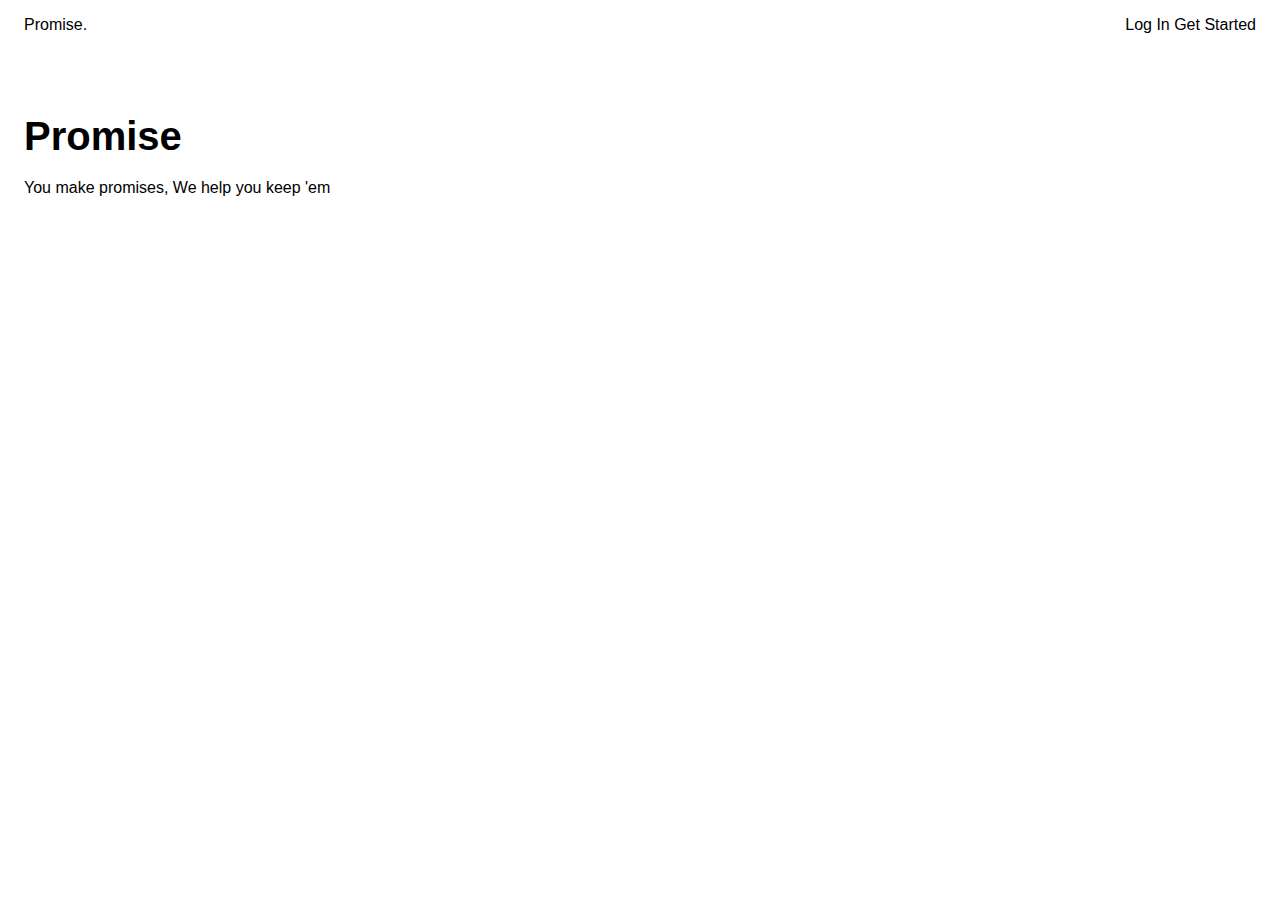
<file: index.html>
<!DOCTYPE html>
<html lang="en">
<head>
<meta charset="UTF-8">
<meta name="viewport" content="width=device-width, initial-scale=1.0">
<title>Promise</title>
<style>
*{margin:0;padding:0;box-sizing:border-box}
body{font-family:sans-serif}
nav{display:flex;justify-content:space-between;align-items:center;padding:16px 24px}
nav a{text-decoration:none;color:inherit}
.hero{padding:64px 24px;max-width:720px}
h1{font-size:2.5rem;margin-bottom:16px}
p{line-height:1.6}
</style>
</head>
<body>
<nav>
<a href="#">Promise.</a>
<div><a href="#">Log In</a> <a href="#">Get Started</a></div>
</nav>
<main class="hero">
<h1>Promise</h1>
<p>You make promises, We help you keep 'em</p>
</main>
</body>
</html>
</file>
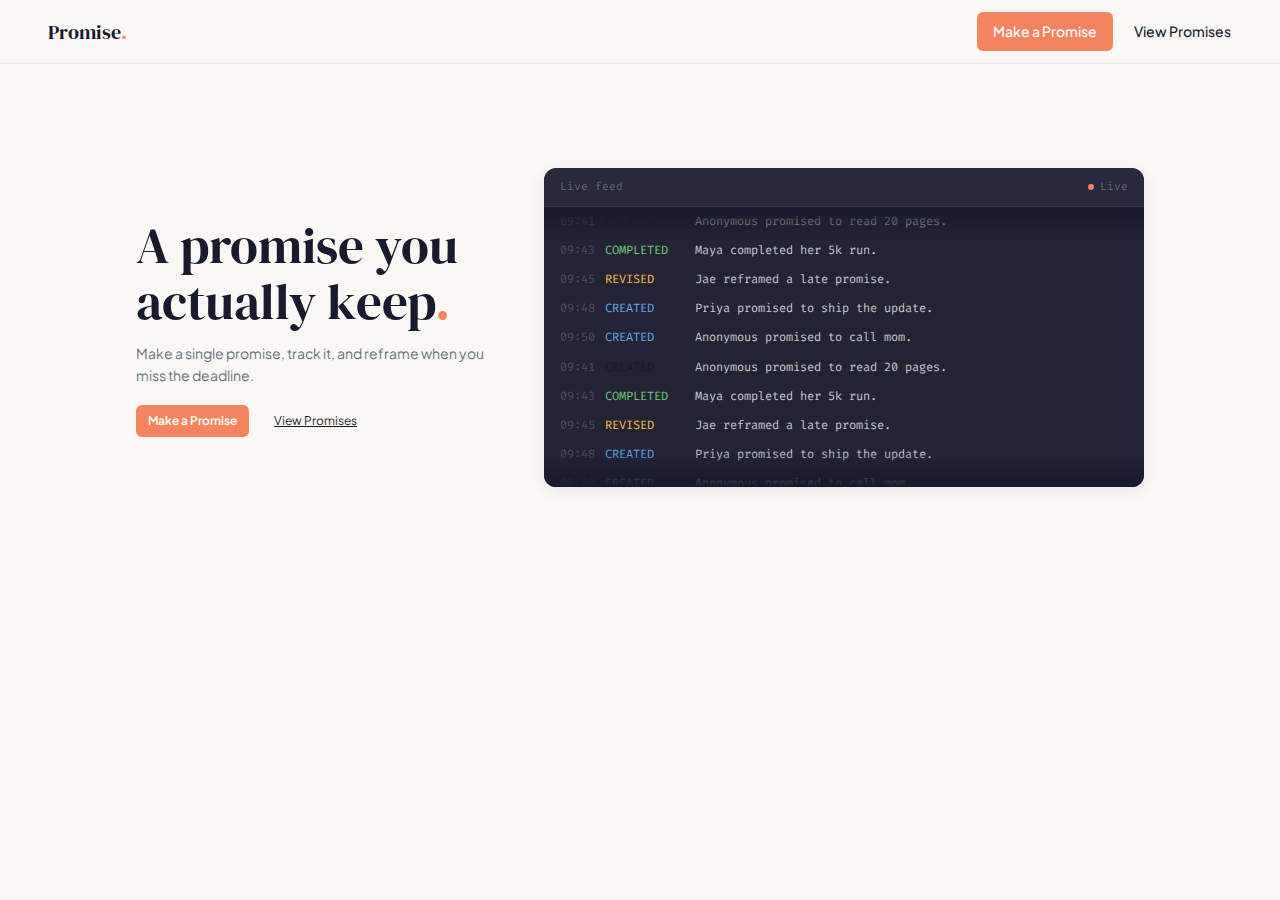
<file: templates/index.html>
<!DOCTYPE html>
<html lang="en">
<head>
<meta charset="UTF-8">
<meta name="viewport" content="width=device-width, initial-scale=1.0">
<title>Promise</title>
<link rel="apple-touch-icon" href="/static/favicon.png" />
<link href="https://fonts.googleapis.com/css2?family=DM+Serif+Display&family=Plus+Jakarta+Sans:wght@400;500;600&family=Fira+Code:wght@400&display=swap" rel="stylesheet">
<link rel="stylesheet" href="/static/css/base.css">
<link rel="stylesheet" href="/static/css/nav.css">
<link rel="stylesheet" href="/static/css/hero.css">
<link rel="stylesheet" href="/static/css/feed.css">
</head>
<body class="home">

<nav id="nav">
  <a class="wordmark" href="/">Promise<span class="dot">.</span></a>
  <div class="nav-r">
    <a href="/make" class="btn">Make a Promise</a>
    <a href="/promises" class="btn-ghost">View Promises</a>
  </div>
</nav>

<main class="page">
  <section id="hero" class="hero section">
    <div class="section-shell">
      <div class="hero-shell">
        <div class="hero-left">
          <h1>A promise you actually keep<span class="dot">.</span></h1>
          <p>Make a single promise, track it, and reframe when you miss the deadline.</p>
          <div class="form-actions">
            <a class="btn" href="/make">Make a Promise</a>
            <a class="btn-ghost" href="/promises">View Promises</a>
          </div>
        </div>

        <div class="terminal">
          <div class="terminal-bar">
            <span>Live feed</span>
            <span class="live"><span class="live-dot"></span>Live</span>
          </div>
          <div class="feed">
            <div class="feed-scroll">
              <div class="fe"><span class="t">09:41</span><span class="a">CREATED</span><span class="tx">Anonymous promised to read 20 pages.</span></div>
              <div class="fe"><span class="t">09:43</span><span class="a completed">COMPLETED</span><span class="tx">Maya completed her 5k run.</span></div>
              <div class="fe"><span class="t">09:45</span><span class="a revised">REVISED</span><span class="tx">Jae reframed a late promise.</span></div>
              <div class="fe"><span class="t">09:48</span><span class="a created">CREATED</span><span class="tx">Priya promised to ship the update.</span></div>
              <div class="fe"><span class="t">09:50</span><span class="a created">CREATED</span><span class="tx">Anonymous promised to call mom.</span></div>
              <div class="fe"><span class="t">09:41</span><span class="a">CREATED</span><span class="tx">Anonymous promised to read 20 pages.</span></div>
              <div class="fe"><span class="t">09:43</span><span class="a completed">COMPLETED</span><span class="tx">Maya completed her 5k run.</span></div>
              <div class="fe"><span class="t">09:45</span><span class="a revised">REVISED</span><span class="tx">Jae reframed a late promise.</span></div>
              <div class="fe"><span class="t">09:48</span><span class="a created">CREATED</span><span class="tx">Priya promised to ship the update.</span></div>
              <div class="fe"><span class="t">09:50</span><span class="a created">CREATED</span><span class="tx">Anonymous promised to call mom.</span></div>
            </div>
          </div>
        </div>
      </div>
    </div>
  </section>
</main>

</body>
</html>
</file>
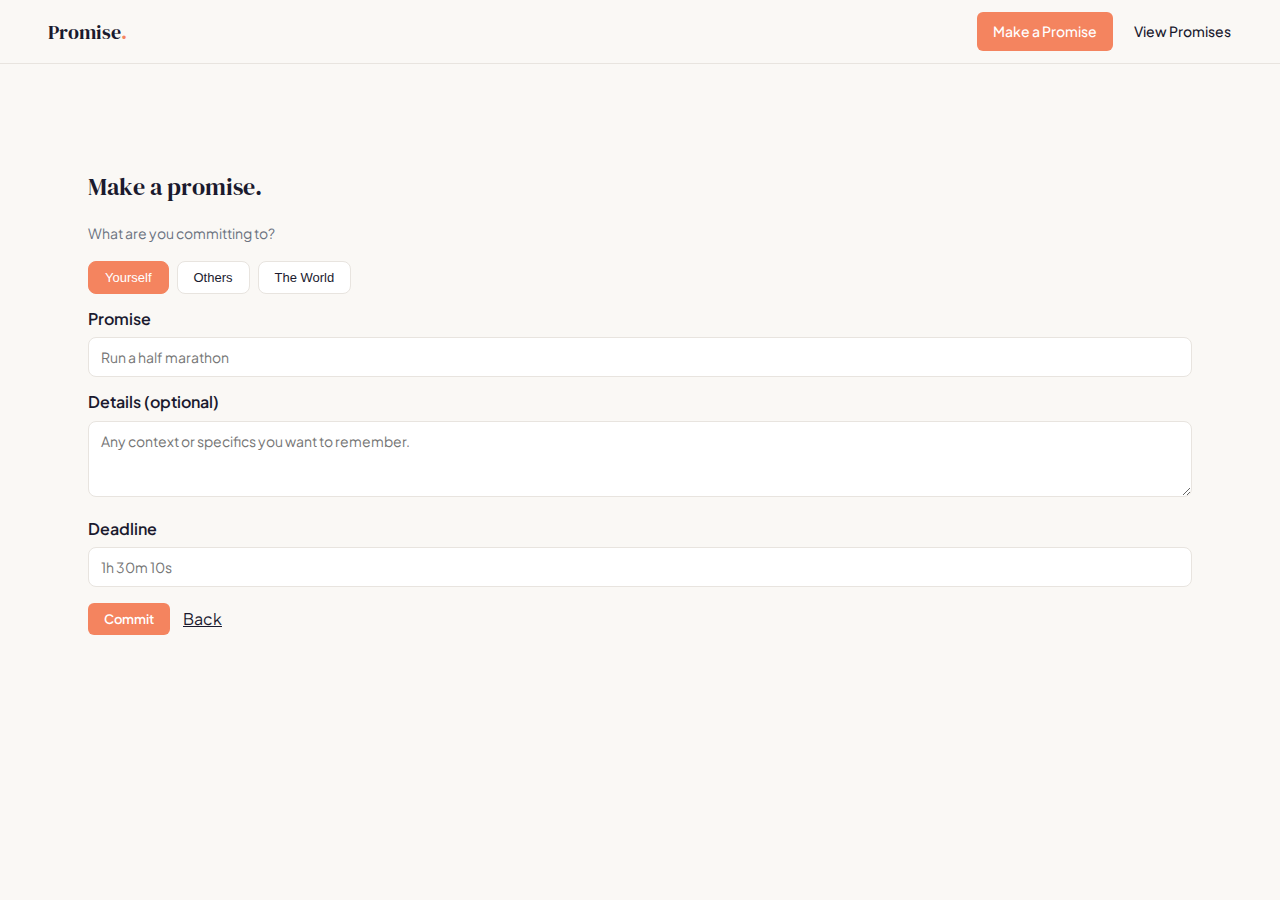
<file: templates/make.html>
<!DOCTYPE html>
<html lang="en">
<head>
<meta charset="UTF-8">
<meta name="viewport" content="width=device-width, initial-scale=1.0">
<title>Make a Promise</title>
<link rel="icon" href="/static/favicon.png" sizes="256x256" />
<link rel="apple-touch-icon" href="/static/favicon.png" />
<link href="https://fonts.googleapis.com/css2?family=DM+Serif+Display&family=Plus+Jakarta+Sans:wght@400;500;600&family=Fira+Code:wght@400&display=swap" rel="stylesheet">
<link rel="stylesheet" href="/static/css/base.css">
<link rel="stylesheet" href="/static/css/nav.css">
</head>
<body>

<nav id="nav">
  <a class="wordmark" href="/">Promise<span class="dot">.</span></a>
  <div class="nav-r">
    <a href="/make" class="btn">Make a Promise</a>
    <a href="/promises" class="btn-ghost">View Promises</a>
  </div>
</nav>

<main class="page">
  <section class="section">
    <div class="panel wide-panel">
      <h2>Make a promise.</h2>
      <p class="muted">What are you committing to?</p>

      <div class="type-row">
        <button type="button" class="type-btn active">Yourself</button>
        <button type="button" class="type-btn">Others</button>
        <button type="button" class="type-btn">The World</button>
      </div>

      <form action="/promises" method="post">
        <label>Promise</label>
        <input type="text" name="raw_text" placeholder="Run a half marathon" required />

        <label>Details (optional)</label>
        <textarea name="details" rows="3" placeholder="Any context or specifics you want to remember."></textarea>

        <label>Deadline</label>
        <input type="text" name="deadline" placeholder="1h 30m 10s" required />

        <div class="form-actions">
          <button type="submit" class="btn">Commit</button>
          <a href="/promises" class="btn-ghost">Back</a>
        </div>
      </form>
    </div>
  </section>
</main>

<script>
const typeButtons=document.querySelectorAll('.type-btn');
typeButtons.forEach((btn)=>{
  btn.addEventListener('click',()=>{
    typeButtons.forEach((b)=>b.classList.remove('active'));
    btn.classList.add('active');
  });
});
</script>
</body>
</html>
</file>
<file: static/css/nav.css>
/* Nav */

nav {
  position: sticky;
  top: 0;
  z-index: 10;
  background: var(--bg);
  display: flex;
  justify-content: space-between;
  align-items: center;
  height: var(--nav-h);
  padding: 0 48px;
  border-bottom: 1px solid var(--border);
  transition: box-shadow 0.3s;
}

nav.scrolled {
  box-shadow: 0 2px 12px rgba(26, 26, 46, 0.06);
}

.wordmark {
  font-family: 'DM Serif Display', serif;
  font-size: 20px;
  color: var(--ink);
  text-decoration: none;
}

.wordmark .dot {
  color: var(--accent);
}

.nav-r {
  display: flex;
  align-items: center;
  gap: 20px;
}

.nav-r a {
  font-size: 14px;
  color: var(--muted);
  text-decoration: none;
  font-weight: 500;
}

.nav-r .btn {
  color: #fff;
}

.nav-r .btn-ghost {
  color: var(--ink);
  border-color: transparent;
  box-shadow: none;
  outline: none;
  opacity: 1;
}
</file>
<file: static/css/hero.css>
/* Hero section */

.hero-shell {
  display: grid;
  grid-template-columns: 1.35fr 1fr;
  align-items: center;
  gap: 40px;
  max-width: 1120px;
  width: 100%;
  margin: 0 auto;
  margin-top: 32px;
}

.hero-shell .terminal {
  justify-self: end;
  margin-right: 0;
}

.hero-left {
  max-width: 560px;
}

.hero-left h1 {
  font-size: 3.2rem;
  line-height: 1.1;
  margin-bottom: 12px;
}

.hero-left h1 .dot {
  color: var(--accent);
}

.hero-left p {
  font-size: 14px;
  color: var(--muted);
  margin-top: 12px;
  margin-bottom: 18px;
  max-width: 520px;
}

.hero-shell .btn,
.hero-shell .btn-ghost {
  font-size: 12px;
  padding: 6px 12px;
}

@media (max-width: 768px) {
  .hero-shell {
    grid-template-columns: 1fr;
    gap: 24px;
  }
}
</file>
<file: static/css/feed.css>
/* Live feed terminal */

.terminal {
  background: #232335;
  border-radius: 12px;
  overflow: hidden;
  box-shadow: 0 4px 16px rgba(26, 26, 46, 0.08);
  width: 600px;
  max-width: 100%;
}

.terminal-bar {
  display: flex;
  justify-content: space-between;
  align-items: center;
  padding: 10px 16px;
  background: rgba(255, 255, 255, 0.03);
  border-bottom: 1px solid rgba(255, 255, 255, 0.06);
  font-family: 'Fira Code', monospace;
  font-size: 11px;
  color: rgba(255, 255, 255, 0.3);
}

.live {
  display: flex;
  align-items: center;
  gap: 6px;
}

.live-dot {
  width: 6px;
  height: 6px;
  background: var(--accent);
  border-radius: 50%;
  animation: pulse 2s infinite;
}

@keyframes pulse {
  0%, 100% { opacity: 1; }
  50% { opacity: 0.3; }
}

.feed {
  height: 280px;
  overflow: hidden;
  position: relative;
}

.feed::before,
.feed::after {
  content: '';
  position: absolute;
  left: 0;
  right: 0;
  height: 36px;
  z-index: 2;
  pointer-events: none;
}

.feed::before {
  top: 0;
  background: linear-gradient(var(--ink), transparent);
}

.feed::after {
  bottom: 0;
  background: linear-gradient(transparent, var(--ink));
}

.feed-scroll {
  animation: scrollup 26s linear infinite;
}

@keyframes scrollup {
  0%   { transform: translateY(0); }
  100% { transform: translateY(-50%); }
}

/* Feed entries */

.fe {
  font-family: 'Fira Code', monospace;
  font-size: 12px;
  padding: 5px 16px;
  white-space: nowrap;
  display: flex;
  gap: 10px;
}

.fe .t   { color: rgba(255, 255, 255, 0.2); }
.fe .a   { min-width: 80px; }
.fe .tx  { color: rgba(255, 255, 255, 0.75); }
.fe .u   { color: var(--accent); }

.fe .completed { color: #6bcb77; }
.fe .created   { color: #5dade2; }
.fe .revised   { color: #f4b942; }
</file>
<file: static/css/base.css>
/* Variables, reset, typography */

:root {
  --ink: #1a1a2e;
  --accent: #f4845f;
  --bg: #faf8f5;
  --card: #ffffff;
  --muted: #6b7280;
  --border: #e8e4df;
  --nav-h: 64px;
}

* {
  margin: 0;
  padding: 0;
  box-sizing: border-box;
}

html {
  scroll-behavior: smooth;
}

body {
  font-family: 'Plus Jakarta Sans', sans-serif;
  color: var(--ink);
  background: var(--bg);
  line-height: 1.6;
}

.page {
  max-width: 1200px;
  margin: 0 auto;
  padding: 32px 48px 72px;
}

.page .section {
  min-height: 0;
  height: auto;
  display: block;
  align-items: stretch;
  padding: 40px 0;
}

.section-shell {
  max-width: 1200px;
  width: 100%;
  margin: 0 auto;
  padding: 0 48px;
  display: flex;
  flex-direction: column;
  gap: 32px;
}

h1, h2, h3 {
  font-family: 'DM Serif Display', serif;
  font-weight: 400;
}

.btn {
  font-family: inherit;
  font-size: 13px;
  font-weight: 600;
  color: var(--card);
  background: var(--accent);
  border: none;
  border-radius: 6px;
  padding: 8px 16px;
  cursor: pointer;
  transition: background 0.2s;
  text-decoration: none;
}

.btn:hover {
  background: #e5744f;
}

.btn-ghost {
  background: transparent;
  color: var(--ink);
  border: 1px solid transparent;
  box-shadow: none;
  outline: none;
}

.btn-ghost:hover {
  background: #f3f0ec;
}

main {
  display: block;
}

.panel {
  max-width: 1200px;
  width: 100%;
  margin: 0 auto;
  padding: 32px 0;
  background: transparent;
  border: none;
  border-radius: 0;
  box-shadow: none;
}

.wide-panel {
  max-width: 1200px;
}

.panel h2 {
  margin-bottom: 16px;
}

.panel-block {
  margin-top: 20px;
}

.type-row {
  display: flex;
  gap: 8px;
  margin: 16px 0 8px;
}

.type-btn {
  border: 1px solid var(--border);
  background: #fff;
  color: var(--ink);
  padding: 8px 16px;
  border-radius: 8px;
  font-size: 13px;
  cursor: pointer;
}

.type-btn.active {
  background: var(--accent);
  color: #fff;
  border-color: var(--accent);
}

.form-actions {
  display: flex;
  gap: 12px;
  align-items: center;
  margin-top: 16px;
}

label {
  display: block;
  margin: 12px 0 6px;
  font-weight: 600;
}

input, select, textarea {
  width: 100%;
  padding: 10px 12px;
  border: 1px solid var(--border);
  border-radius: 8px;
  background: #fff;
  font-family: inherit;
  font-size: 14px;
}

.list {
  list-style: none;
  padding: 0;
  margin: 0;
}

.row {
  display: flex;
  justify-content: space-between;
  gap: 16px;
  align-items: center;
  padding: 12px 0;
  border-bottom: 1px solid var(--border);
}

.title {
  font-weight: 700;
}

.muted {
  color: var(--muted);
  font-size: 14px;
}

.solutions {
  background: #f3f4f6;
  padding: 16px;
  border-radius: 10px;
  white-space: pre-wrap;
  font-family: 'Fira Code', monospace;
  font-size: 12px;
}

@media (max-width: 768px) {
  .page {
    padding: 24px;
  }
  .section-shell {
    padding: 0 24px;
  }
}
</file>
